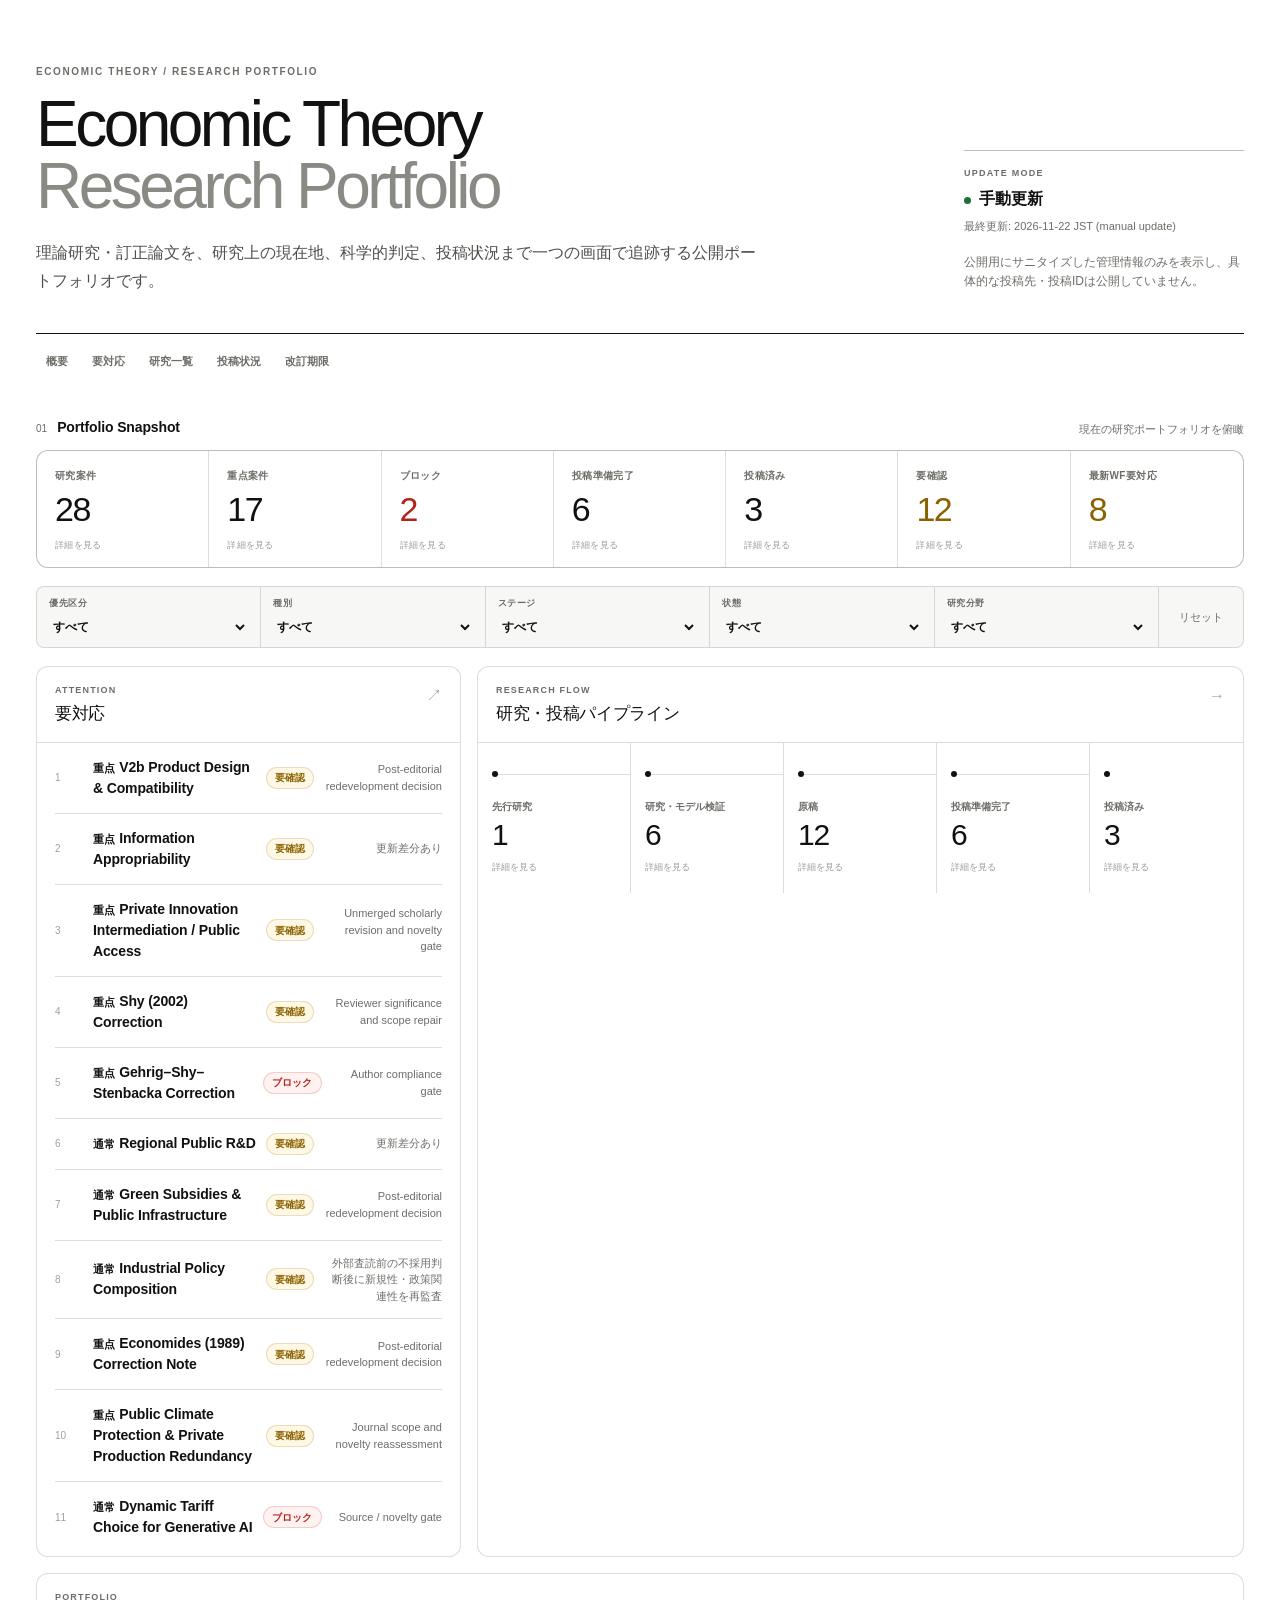
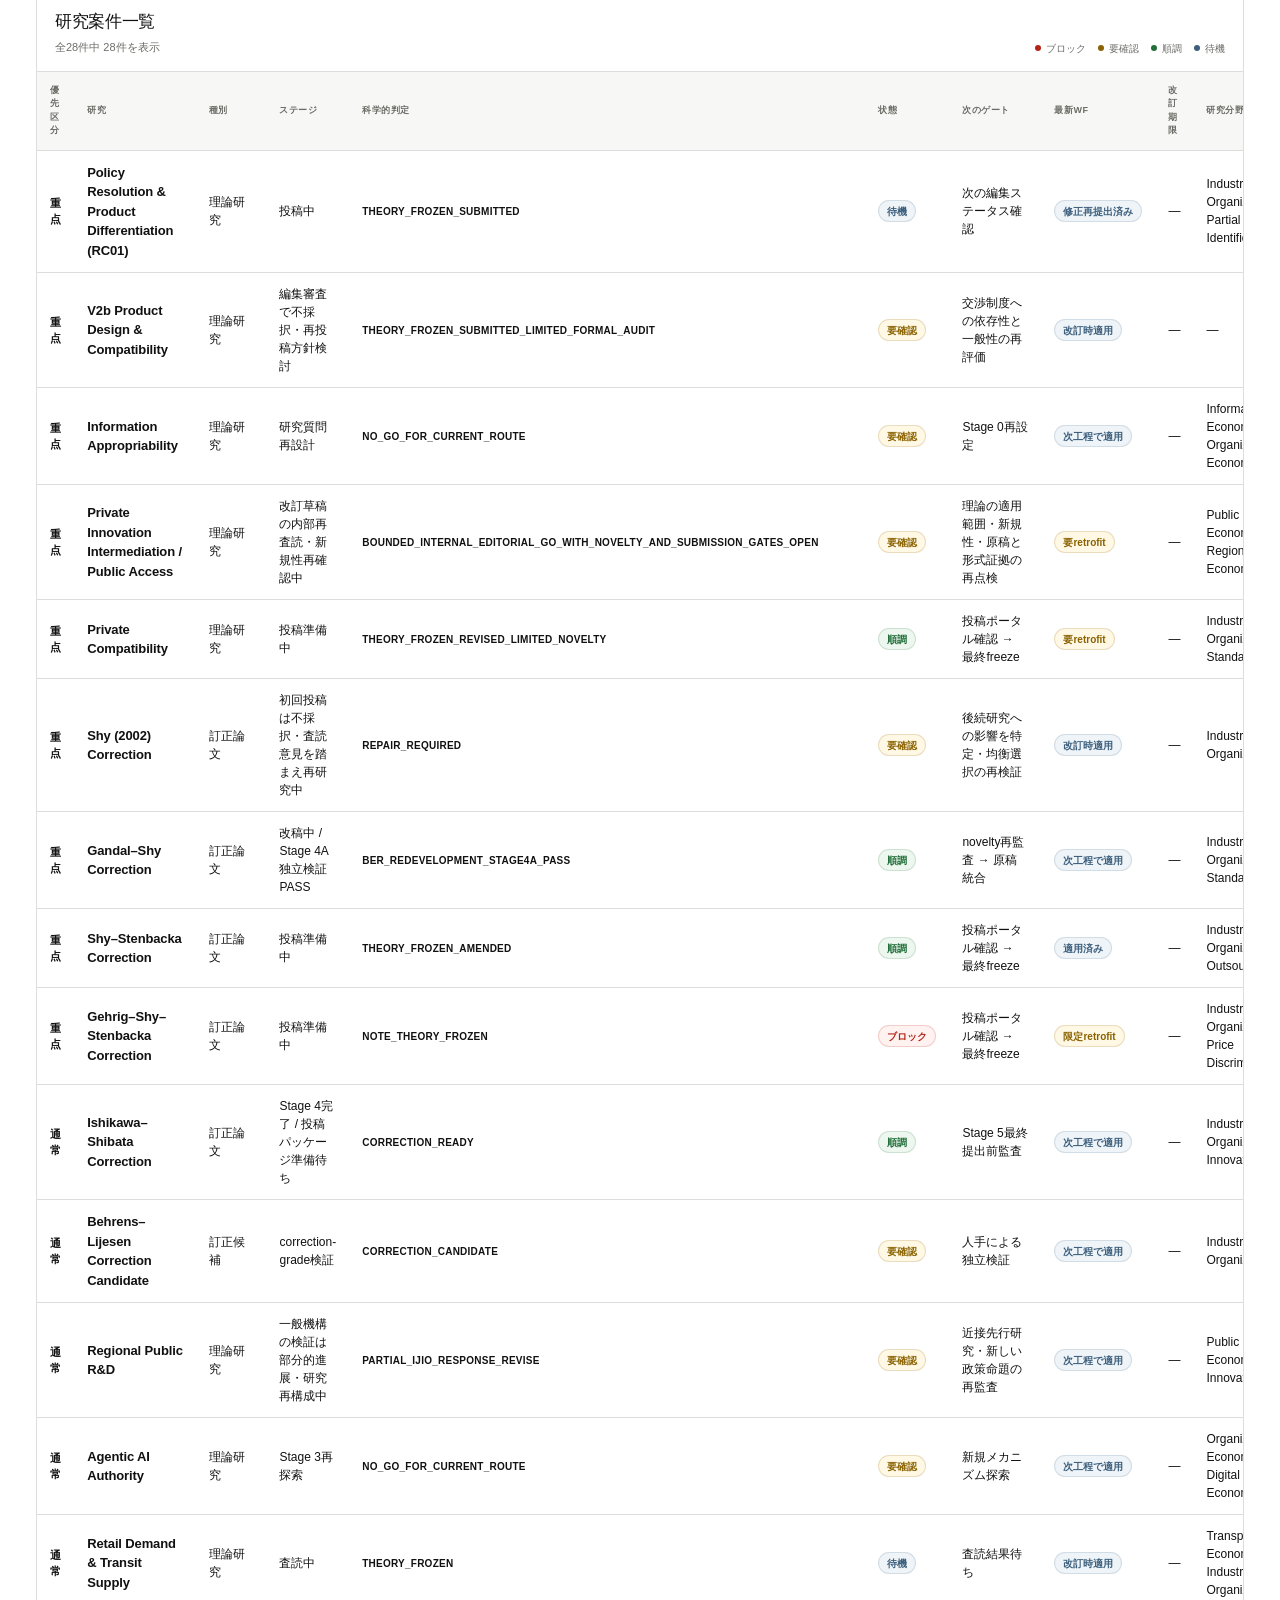
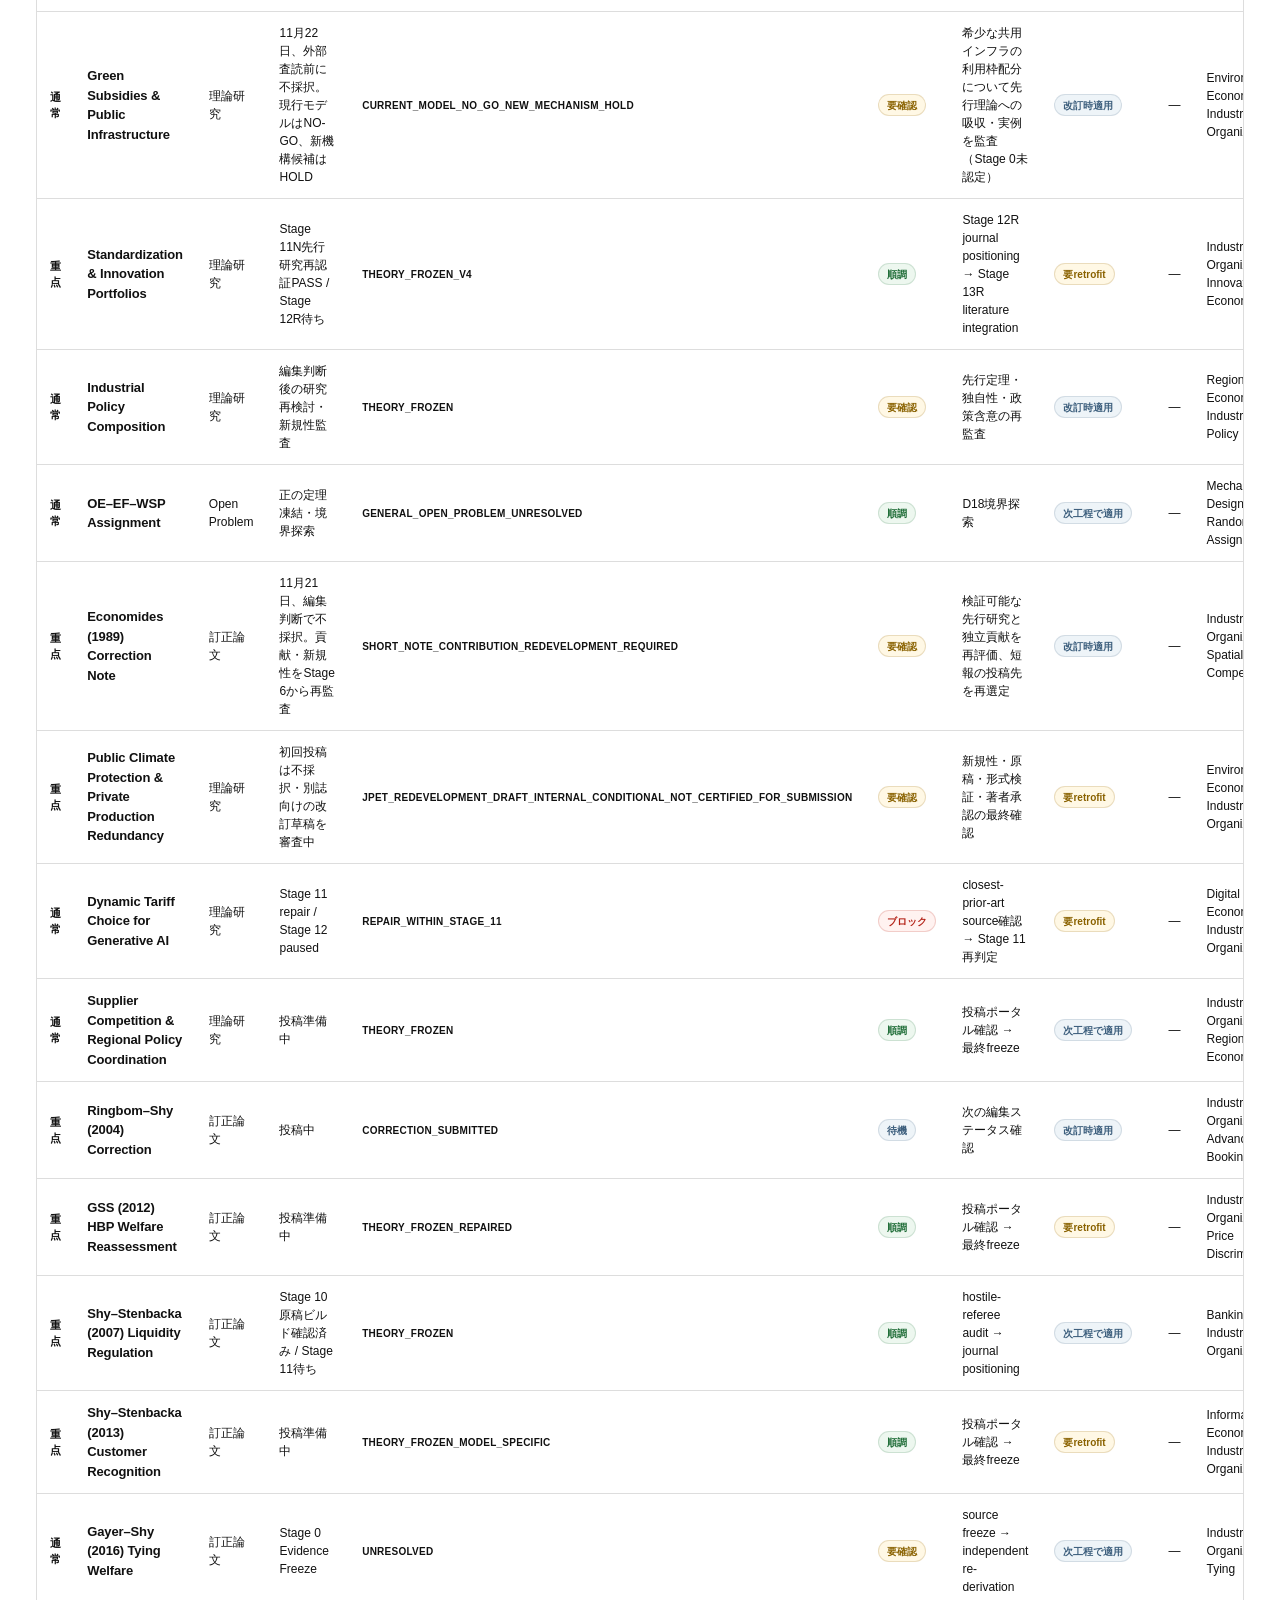
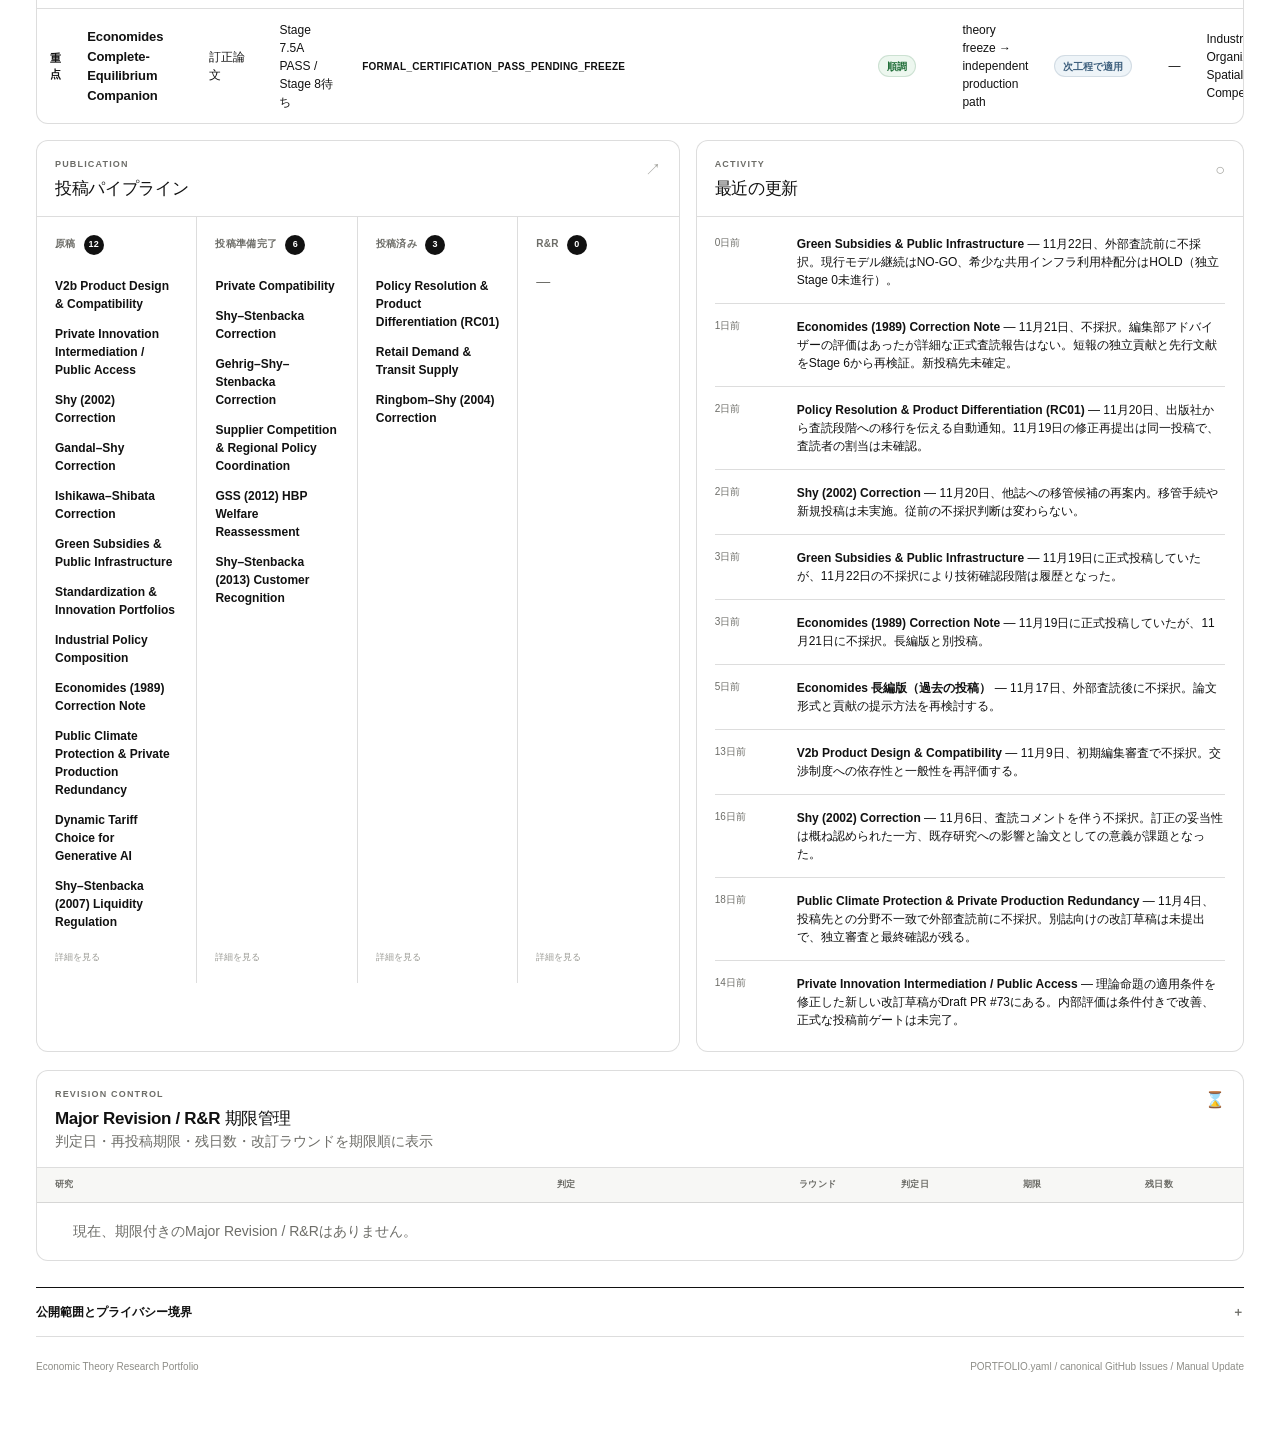
<file: index.html>
<!doctype html>
<html lang="ja">
<head>
  <meta charset="utf-8">
  <meta name="viewport" content="width=device-width, initial-scale=1">
  <meta name="color-scheme" content="light">
  <meta name="description" content="経済理論研究ポートフォリオの公開用・サニタイズ済み進捗ダッシュボード。">
  <title>Economic Theory Research Portfolio</title>
  <link rel="stylesheet" href="styles.css?v=20260925-workflow-audit">
  <style>
    a.kpi-button,a.attention-row,a.stage,a.publication-lane,a.project-detail-link{text-decoration:none;color:inherit}
    .stage-pipeline{grid-template-columns:repeat(5,1fr)}
    @media(max-width:1180px){.stage-pipeline{grid-template-columns:repeat(5,minmax(150px,1fr))}}
  </style>
</head>
<body>
  <main class="shell">
    <header class="topbar">
      <div class="topbar-copy">
        <p class="eyebrow">ECONOMIC THEORY / RESEARCH PORTFOLIO</p>
        <h1>Economic Theory<br><span>Research Portfolio</span></h1>
        <p class="subtitle">理論研究・訂正論文を、研究上の現在地、科学的判定、投稿状況まで一つの画面で追跡する公開ポートフォリオです。</p>
      </div>
      <aside class="topbar-meta">
        <div class="sync-block" aria-live="polite">
          <span class="sync-label">UPDATE MODE</span>
          <span id="sync-health" class="sync-health"><span class="dot"></span>手動更新</span>
          <span id="last-sync" class="last-sync">最終更新: —</span>
        </div>
        <p class="public-note">公開用にサニタイズした管理情報のみを表示し、具体的な投稿先・投稿IDは公開していません。</p>
      </aside>
    </header>

    <nav class="section-nav" aria-label="ページ内ナビゲーション">
      <a href="#overview">概要</a>
      <a href="#attention">要対応</a>
      <a href="#portfolio">研究一覧</a>
      <a href="#publication">投稿状況</a>
      <a href="#revisions">改訂期限</a>
    </nav>

    <section id="overview" class="snapshot-section">
      <div class="section-heading">
        <div><span class="section-index">01</span><h2>Portfolio Snapshot</h2></div>
        <p>現在の研究ポートフォリオを俯瞰</p>
      </div>
      <section id="kpis" class="kpis" aria-label="ポートフォリオ概要"></section>
    </section>

    <section class="filters" aria-label="ポートフォリオ絞り込み">
      <label>優先区分<select id="filter-priority"><option value="">すべて</option></select></label>
      <label>種別<select id="filter-type"><option value="">すべて</option></select></label>
      <label>ステージ<select id="filter-stage"><option value="">すべて</option></select></label>
      <label>状態<select id="filter-health"><option value="">すべて</option></select></label>
      <label>研究分野<select id="filter-field"><option value="">すべて</option></select></label>
      <button id="clear-filters" type="button">リセット</button>
    </section>

    <section id="attention" class="overview-grid">
      <article class="panel attention-panel">
        <div class="panel-title">
          <div><span class="panel-kicker">ATTENTION</span><h2>要対応</h2></div>
          <span class="panel-mark" aria-hidden="true">↗</span>
        </div>
        <div id="attention-list" class="attention-list"></div>
      </article>

      <article class="panel pipeline-panel">
        <div class="panel-title">
          <div><span class="panel-kicker">RESEARCH FLOW</span><h2>研究・投稿パイプライン</h2></div>
          <span class="panel-mark" aria-hidden="true">→</span>
        </div>
        <div id="stage-pipeline" class="stage-pipeline"></div>
      </article>
    </section>

    <section id="portfolio" class="panel portfolio-panel">
      <div class="panel-title table-title-row">
        <div>
          <span class="panel-kicker">PORTFOLIO</span>
          <h2>研究案件一覧</h2>
          <p id="result-count" class="muted"></p>
        </div>
        <span class="legend"><span class="legend-dot blocked"></span>ブロック <span class="legend-dot review"></span>要確認 <span class="legend-dot track"></span>順調 <span class="legend-dot waiting"></span>待機</span>
      </div>
      <div class="table-wrap">
        <table>
          <thead>
            <tr>
              <th>優先区分</th><th>研究</th><th>種別</th><th>ステージ</th><th>科学的判定</th><th>状態</th><th>次のゲート</th><th>最新WF</th><th>改訂期限</th><th>研究分野</th><th>更新</th>
            </tr>
          </thead>
          <tbody id="portfolio-body"></tbody>
        </table>
      </div>
    </section>

    <section id="publication" class="bottom-grid">
      <article class="panel publication-panel">
        <div class="panel-title">
          <div><span class="panel-kicker">PUBLICATION</span><h2>投稿パイプライン</h2></div>
          <span class="panel-mark" aria-hidden="true">↗</span>
        </div>
        <div id="publication-pipeline" class="publication-pipeline"></div>
      </article>
      <article class="panel recent-panel">
        <div class="panel-title">
          <div><span class="panel-kicker">ACTIVITY</span><h2>最近の更新</h2></div>
          <span class="panel-mark" aria-hidden="true">○</span>
        </div>
        <div id="recent-list" class="recent-list"></div>
      </article>
    </section>

    <section id="revisions" class="panel revision-panel">
      <div class="panel-title">
        <div>
          <span class="panel-kicker">REVISION CONTROL</span>
          <h2>Major Revision / R&amp;R 期限管理</h2>
          <p class="muted">判定日・再投稿期限・残日数・改訂ラウンドを期限順に表示</p>
        </div>
        <span class="panel-mark" aria-hidden="true">⌛</span>
      </div>
      <div class="revision-header" aria-hidden="true"><span>研究</span><span>判定</span><span>ラウンド</span><span>判定日</span><span>期限</span><span>残日数</span></div>
      <div id="revision-list" class="revision-list"></div>
    </section>

    <details class="methodology">
      <summary>公開範囲とプライバシー境界</summary>
      <div class="methodology-body">
        <p>このページでは研究管理に必要な公開用メタデータのみを表示しています。具体的な投稿先、投稿ID、投稿システム上の内部情報、数式導出、証明、未公開原稿、厳密な反例、詳細なブロッカー、認証情報、非公開の研究エビデンスは含みません。</p>
        <p>投稿先そのものは非公開のGitHub管理記録に保持し、公開ページでは研究分野と一般的な投稿ステータスのみを表示します。研究上の判定は、GitHub上のworkflow・履歴・検証記録を参照しながら節目ごとに評価し、その結果をGitHubへ記録する運用です。公開ページはその状態を必要なタイミングで手動更新しています。</p>
        <p>「最新WF」は2026年9月25日時点の最新論文作成ワークフローとの整合状況です。「要retrofit」「限定retrofit」は追加監査が必要であることを示す管理ラベルで、それ自体は数学的誤りや科学的欠陥を意味しません。提出済み論文は遡及的に書き換えず、正式な改訂時に最新ワークフローを適用します。</p>
      </div>
    </details>

    <footer>
      <span>Economic Theory Research Portfolio</span>
      <span>PORTFOLIO.yaml / canonical GitHub Issues / Manual Update</span>
    </footer>
  </main>
  <script src="dashboard.js?v=20260925-workflow-audit" defer></script>
</body>
</html>
</file>
<file: styles.css>
:root{
  --canvas:#ffffff;
  --surface:#f7f7f5;
  --surface-2:#f1f1ee;
  --ink:#111111;
  --muted:#6d6d68;
  --line:rgba(17,17,17,.14);
  --line-strong:rgba(17,17,17,.28);
  --good:#216e39;
  --good-bg:#edf7ef;
  --warn:#8a6200;
  --warn-bg:#fff8e5;
  --bad:#b42318;
  --bad-bg:#fff2f0;
  --wait:#3d5f7d;
  --wait-bg:#eef4f8;
  --radius:8px;
  --radius-lg:12px;
}

*{box-sizing:border-box}
html{scroll-behavior:smooth}
body{
  margin:0;
  background:var(--canvas);
  color:var(--ink);
  font:14px/1.5 -apple-system,BlinkMacSystemFont,"Segoe UI","Noto Sans JP",Helvetica,Arial,sans-serif;
  -webkit-font-smoothing:antialiased;
}
button,select{font:inherit}
a{color:inherit}

.shell{max-width:1540px;margin:0 auto;padding:0 36px 48px}

.topbar{
  display:grid;
  grid-template-columns:minmax(0,1.55fr) minmax(280px,.45fr);
  gap:64px;
  align-items:end;
  padding:64px 0 38px;
  border-bottom:1px solid var(--ink);
}
.topbar-copy{max-width:900px}
.eyebrow{
  margin:0 0 14px;
  color:var(--muted);
  font-size:10px;
  font-weight:700;
  letter-spacing:.16em;
  text-transform:uppercase;
}
h1{
  margin:0;
  font-size:clamp(38px,5vw,68px);
  line-height:.97;
  letter-spacing:-.055em;
  font-weight:500;
}
h1 span{color:#8a8a84;font-weight:400}
.subtitle{
  max-width:720px;
  margin:22px 0 0;
  color:#4e4e4a;
  font-size:16px;
  line-height:1.75;
}
.topbar-meta{display:flex;flex-direction:column;gap:18px;padding-bottom:3px}
.sync-block{
  display:grid;
  grid-template-columns:1fr;
  gap:7px;
  padding:16px 0 0;
  border-top:1px solid var(--line-strong);
}
.sync-label{font-size:9px;font-weight:700;letter-spacing:.14em;color:var(--muted)}
.sync-health{font-size:16px;font-weight:600;letter-spacing:-.01em}
.last-sync{font-size:11px;color:var(--muted);font-variant-numeric:tabular-nums}
.dot{display:inline-block;width:7px;height:7px;border-radius:50%;margin-right:8px;background:#999}
.sync-health.healthy .dot{background:var(--good)}
.sync-health.stale .dot{background:var(--warn)}
.sync-health.failed .dot{background:var(--bad)}
.public-note{margin:0;color:var(--muted);font-size:12px;line-height:1.65}

.section-nav{
  display:flex;
  gap:4px;
  padding:12px 0 28px;
  position:sticky;
  top:0;
  z-index:20;
  background:rgba(255,255,255,.94);
  backdrop-filter:blur(10px);
}
.section-nav a{
  text-decoration:none;
  color:var(--muted);
  font-size:11px;
  font-weight:600;
  padding:7px 10px;
  border-radius:5px;
  transition:background .15s ease,color .15s ease;
}
.section-nav a:hover,.section-nav a:focus-visible{background:var(--surface);color:var(--ink);outline:none}

.snapshot-section{margin:12px 0 18px;scroll-margin-top:56px}
.section-heading{
  display:flex;
  align-items:end;
  justify-content:space-between;
  gap:20px;
  margin-bottom:12px;
}
.section-heading>div{display:flex;align-items:baseline;gap:10px}
.section-heading h2{margin:0;font-size:14px;font-weight:600;letter-spacing:-.01em}
.section-heading p{margin:0;color:var(--muted);font-size:11px}
.section-index{font-size:10px;color:var(--muted);font-variant-numeric:tabular-nums}

.kpis{
  display:grid;
  grid-template-columns:repeat(7,1fr);
  gap:0;
  border:1px solid var(--line-strong);
  border-radius:var(--radius-lg);
  overflow:hidden;
  background:var(--canvas);
}
.kpi-button,.stage,.publication-lane,.attention-row{font:inherit;color:inherit;background:transparent}
.kpi{
  min-height:112px;
  padding:17px 18px 15px;
  border:0;
  border-right:1px solid var(--line);
  text-align:left;
}
.kpi:last-child{border-right:0}
.kpi-button{width:100%;cursor:pointer;transition:background .16s ease}
.kpi-button:hover,.kpi-button:focus-visible{background:var(--surface);outline:none}
.kpi-label{display:block;color:var(--muted);font-size:10px;font-weight:650;letter-spacing:.04em}
.kpi-value{display:block;margin-top:9px;font-size:34px;line-height:1;font-weight:500;letter-spacing:-.045em;font-variant-numeric:tabular-nums}
.kpi-hint{display:block;margin-top:13px;color:#9a9a94;font-size:9px;letter-spacing:.03em}
.kpi.blocked .kpi-value{color:var(--bad)}
.kpi.review .kpi-value{color:var(--warn)}

.filters{
  display:grid;
  grid-template-columns:repeat(5,minmax(120px,1fr)) auto;
  gap:0;
  margin:0 0 18px;
  border:1px solid var(--line);
  border-radius:var(--radius);
  overflow:hidden;
  background:var(--surface);
}
.filters label{
  display:flex;
  flex-direction:column;
  gap:4px;
  padding:10px 12px 8px;
  border-right:1px solid var(--line);
  color:var(--muted);
  font-size:9px;
  font-weight:700;
  letter-spacing:.06em;
}
.filters select{
  height:24px;
  border:0;
  background:transparent;
  color:var(--ink);
  padding:0;
  font-size:12px;
  outline:none;
}
.filters button{
  min-width:84px;
  border:0;
  background:transparent;
  color:var(--muted);
  cursor:pointer;
  padding:0 16px;
  font-size:11px;
}
.filters button:hover,.filters button:focus-visible{background:var(--ink);color:white;outline:none}

.panel{
  background:var(--canvas);
  border:1px solid var(--line);
  border-radius:var(--radius-lg);
  overflow:hidden;
}
.panel-title{
  display:flex;
  align-items:flex-start;
  justify-content:space-between;
  gap:16px;
  padding:17px 18px 15px;
  border-bottom:1px solid var(--line);
}
.panel-title h2{margin:1px 0 0;font-size:17px;font-weight:560;letter-spacing:-.02em}
.panel-kicker{display:block;margin-bottom:4px;color:var(--muted);font-size:9px;font-weight:700;letter-spacing:.13em}
.panel-mark{color:#a5a5a0;font-size:16px;font-weight:400}
.muted{color:var(--muted);margin:0}

.overview-grid{
  display:grid;
  grid-template-columns:minmax(410px,.82fr) minmax(660px,1.48fr);
  gap:16px;
  margin-bottom:16px;
  scroll-margin-top:56px;
}
.attention-list{padding:0 18px 4px}
.attention-row{
  width:100%;
  display:grid;
  grid-template-columns:28px minmax(160px,1fr) auto minmax(110px,.72fr);
  gap:10px;
  align-items:center;
  padding:14px 0;
  border:0;
  border-bottom:1px solid var(--line);
  text-align:left;
  cursor:pointer;
}
.attention-row:last-child{border-bottom:0}
.attention-row:hover,.attention-row:focus-visible{background:var(--surface);outline:none;margin:0 -10px;padding-left:10px;padding-right:10px;width:calc(100% + 20px)}
.attention-row>span:first-child{color:#a0a09a;font-size:10px;font-variant-numeric:tabular-nums}
.priority{font-weight:700;font-size:11px;letter-spacing:.02em}
.project-link{font-weight:600;letter-spacing:-.01em}
.attention-note{font-size:11px;text-align:right}

.badge{
  display:inline-flex;
  align-items:center;
  justify-content:center;
  min-height:22px;
  border-radius:999px;
  border:1px solid transparent;
  padding:2px 8px;
  font-size:10px;
  font-weight:650;
  white-space:nowrap;
}
.badge.blocked{color:var(--bad);background:var(--bad-bg);border-color:rgba(180,35,24,.18)}
.badge.review{color:var(--warn);background:var(--warn-bg);border-color:rgba(138,98,0,.18)}
.badge.track{color:var(--good);background:var(--good-bg);border-color:rgba(33,110,57,.16)}
.badge.waiting{color:var(--wait);background:var(--wait-bg);border-color:rgba(61,95,125,.16)}

.stage-pipeline{display:grid;grid-template-columns:repeat(6,1fr);min-height:150px}
.stage{
  position:relative;
  width:100%;
  min-height:150px;
  border:0;
  border-right:1px solid var(--line);
  cursor:pointer;
  padding:26px 14px 18px;
  display:flex;
  flex-direction:column;
  align-items:flex-start;
  justify-content:flex-end;
  text-align:left;
  transition:background .16s ease;
}
.stage:last-child{border-right:0}
.stage::before{content:"";position:absolute;left:14px;top:28px;width:6px;height:6px;border-radius:50%;background:var(--ink)}
.stage::after{content:"";position:absolute;left:20px;right:0;top:31px;height:1px;background:var(--line)}
.stage:last-child::after{display:none}
.stage:hover,.stage:focus-visible{background:var(--surface);outline:none}
.stage-label{color:var(--muted);font-size:10px;font-weight:650}
.stage-count{margin-top:6px;font-size:30px;line-height:1;font-weight:500;letter-spacing:-.04em}
.stage-hint{display:block;margin-top:11px;color:#9a9a94;font-size:9px}

.portfolio-panel{margin-bottom:16px;scroll-margin-top:56px}
.table-title-row{align-items:flex-end}
.table-title-row .muted{margin-top:5px;font-size:11px}
.legend{font-size:10px;color:var(--muted);display:flex;align-items:center;gap:5px;white-space:nowrap}
.legend-dot{width:6px;height:6px;border-radius:50%;display:inline-block;margin-left:7px}
.legend-dot.blocked{background:var(--bad)}
.legend-dot.review{background:var(--warn)}
.legend-dot.track{background:var(--good)}
.legend-dot.waiting{background:var(--wait)}
.table-wrap{overflow:auto}
table{border-collapse:collapse;width:100%;min-width:1260px}
th,td{padding:12px 13px;border-bottom:1px solid var(--line);text-align:left;vertical-align:middle}
th{
  background:var(--surface);
  color:var(--muted);
  font-size:9px;
  font-weight:700;
  letter-spacing:.055em;
  position:sticky;
  top:0;
  z-index:2;
}
td{font-size:12px}
tbody tr{transition:background .12s ease}
tbody tr:hover{background:#fafaf8}
tbody tr:last-child td{border-bottom:0}
.project-detail-link{
  border:0;
  background:transparent;
  padding:0;
  color:var(--ink);
  font:inherit;
  font-size:13px;
  font-weight:650;
  letter-spacing:-.01em;
  cursor:pointer;
  text-align:left;
}
.project-detail-link:hover,.project-detail-link:focus-visible{text-decoration:underline;text-underline-offset:3px;outline:none}
.verdict{font-size:10px;font-weight:700;letter-spacing:.025em}
.nowrap{white-space:nowrap}

.bottom-grid{
  display:grid;
  grid-template-columns:1.08fr .92fr;
  gap:16px;
  margin-bottom:18px;
  scroll-margin-top:56px;
}
.publication-pipeline{display:grid;grid-template-columns:repeat(4,1fr);min-height:168px}
.publication-lane{
  display:flex;
  flex-direction:column;
  align-items:flex-start;
  text-align:left;
  width:100%;
  min-height:168px;
  padding:18px;
  border:0;
  border-right:1px solid var(--line);
  cursor:pointer;
  transition:background .16s ease;
}
.publication-lane:last-child{border-right:0}
.publication-lane:hover,.publication-lane:focus-visible{background:var(--surface);outline:none}
.publication-heading{margin:0 0 16px;color:var(--muted);font-size:10px;font-weight:700;letter-spacing:.03em}
.lane-count{display:inline-flex;min-width:20px;height:20px;align-items:center;justify-content:center;margin-left:5px;border-radius:999px;background:var(--ink);color:white;font-size:9px}
.publication-item{padding:6px 0;font-weight:650;font-size:12px}
.publication-hint{display:block;margin-top:auto;padding-top:14px;color:#9a9a94;font-size:9px}
.recent-list{padding:4px 18px 8px}
.recent-item{display:grid;grid-template-columns:70px 1fr;gap:12px;padding:14px 0;border-bottom:1px solid var(--line);font-size:12px}
.recent-item:last-child{border-bottom:0}
.recent-time{color:var(--muted);font-size:10px;font-variant-numeric:tabular-nums}

.revision-panel{margin:0 0 18px;scroll-margin-top:56px}
.revision-header,.revision-row{
  display:grid;
  grid-template-columns:minmax(220px,1.7fr) minmax(120px,.8fr) 90px 110px 110px 80px;
  gap:12px;
  align-items:center;
}
.revision-header{
  padding:10px 18px;
  border-bottom:1px solid var(--line);
  background:var(--surface);
  color:var(--muted);
  font-size:9px;
  font-weight:700;
  letter-spacing:.05em;
}
.revision-list{padding:0 18px}
.revision-row{
  padding:14px 0;
  border-bottom:1px solid var(--line);
  text-decoration:none;
  font-size:12px;
}
.revision-row:last-child{border-bottom:0}
.revision-row:hover,.revision-row:focus-visible{background:var(--surface);outline:none;margin:0 -10px;padding-left:10px;padding-right:10px}
.revision-row.urgent strong{color:var(--bad)}
.revision-project{font-weight:650}
.revision-row strong{font-variant-numeric:tabular-nums}

.methodology{margin:26px 0 12px;border-top:1px solid var(--ink);border-bottom:1px solid var(--line)}
.methodology summary{cursor:pointer;font-size:12px;font-weight:600;padding:15px 0;list-style:none}
.methodology summary::-webkit-details-marker{display:none}
.methodology summary::after{content:"＋";float:right;color:var(--muted)}
.methodology[open] summary::after{content:"−"}
.methodology-body{padding:0 0 16px;max-width:1040px}
.methodology p{color:var(--muted);margin:0 0 8px;font-size:12px;line-height:1.7}
footer{display:flex;justify-content:space-between;gap:16px;color:#8d8d87;font-size:10px;padding:10px 0}
.empty{color:var(--muted);padding:18px}

.detail-dialog{
  width:min(1120px,calc(100vw - 36px));
  max-height:min(88vh,900px);
  padding:0;
  border:1px solid rgba(17,17,17,.18);
  border-radius:14px;
  background:var(--canvas);
  color:var(--ink);
  box-shadow:0 28px 90px rgba(0,0,0,.20);
}
.detail-dialog::backdrop{background:rgba(0,0,0,.32);backdrop-filter:blur(5px)}
.detail-dialog-shell{display:flex;flex-direction:column;max-height:88vh}
.detail-dialog-header{display:flex;justify-content:space-between;gap:20px;align-items:flex-start;padding:24px 26px 20px;border-bottom:1px solid var(--line)}
.detail-dialog-header h2{font-size:27px;font-weight:520;letter-spacing:-.035em;margin:0 0 6px}
.detail-close{width:36px;height:36px;border:1px solid var(--line);border-radius:50%;background:white;color:var(--ink);font-size:20px;line-height:1;cursor:pointer}
.detail-close:hover,.detail-close:focus-visible{background:var(--ink);color:white;outline:none}
.detail-content{padding:24px 26px 28px;overflow:auto}
.detail-table-wrap{overflow:auto;border:1px solid var(--line);border-radius:8px}
.detail-table{min-width:980px}
.detail-table th{position:static}
.detail-empty{padding:30px;color:var(--muted);text-align:center}
.project-detail-card{max-width:940px;margin:0 auto}
.project-detail-head{display:flex;justify-content:space-between;gap:16px;align-items:flex-start;margin-bottom:22px}
.project-detail-head h3{font-size:31px;font-weight:520;line-height:1.05;letter-spacing:-.04em;margin:5px 0 0}
.project-detail-card>section{
  margin:0 0 24px!important;
  padding:24px 0!important;
  border:0!important;
  border-top:1px solid var(--line)!important;
  border-bottom:1px solid var(--line)!important;
  border-radius:0!important;
  background:transparent!important;
}
.project-detail-card>section>p:nth-of-type(2){font-size:16px!important;line-height:1.9!important;max-width:820px}
.project-detail-card>section>div{gap:24px!important;margin-top:22px}
.project-detail-card>section strong{font-size:11px;letter-spacing:.01em}
.project-detail-card>section span{color:#3f3f3b}
.deep-dive{
  margin:8px 0 30px;
  border:1px solid var(--line-strong);
  border-radius:var(--radius-lg);
  overflow:hidden;
  background:var(--surface);
}
.deep-dive summary{
  list-style:none;
  cursor:pointer;
  display:flex;
  align-items:center;
  justify-content:space-between;
  gap:18px;
  padding:17px 19px;
  font-weight:650;
  transition:background .15s ease;
}
.deep-dive summary::-webkit-details-marker{display:none}
.deep-dive summary:hover,.deep-dive summary:focus-visible{background:var(--surface-2);outline:none}
.deep-dive summary span{font-size:13px;letter-spacing:-.01em}
.deep-dive summary small{color:var(--muted);font-size:10px;font-weight:500;text-align:right}
.deep-dive summary::after{
  content:"+";
  flex:0 0 auto;
  width:24px;
  height:24px;
  border:1px solid var(--line);
  border-radius:50%;
  display:grid;
  place-items:center;
  font-size:16px;
  font-weight:400;
}
.deep-dive[open] summary::after{content:"−"}
.deep-dive[open] summary{border-bottom:1px solid var(--line)}
.deep-dive-body{padding:2px 19px 8px;background:white}
.deep-dive-item{
  display:grid;
  grid-template-columns:34px minmax(0,1fr);
  gap:12px;
  padding:18px 0;
  border-bottom:1px solid var(--line);
}
.deep-dive-item:last-child{border-bottom:0}
.deep-dive-index{color:#a0a09a;font-size:10px;font-variant-numeric:tabular-nums;padding-top:3px}
.deep-dive-item h3{margin:0 0 6px;font-size:13px;font-weight:650;letter-spacing:-.01em}
.deep-dive-item p{margin:0;max-width:800px;color:#3f3f3b;font-size:14px;line-height:1.8}

.detail-grid{display:grid;grid-template-columns:repeat(2,minmax(0,1fr));gap:0;margin:0;border-top:1px solid var(--line);border-left:1px solid var(--line)}
.detail-grid>div{padding:14px 16px;border-right:1px solid var(--line);border-bottom:1px solid var(--line);background:white}
.detail-grid dt{color:var(--muted);font-size:9px;font-weight:700;letter-spacing:.05em}
.detail-grid dd{margin:5px 0 0;font-weight:600;font-size:12px}

@media(max-width:1180px){
  .shell{padding-left:24px;padding-right:24px}
  .topbar{grid-template-columns:1fr;gap:32px;padding-top:48px}
  .topbar-meta{display:grid;grid-template-columns:1fr 1fr;align-items:end}
  .overview-grid,.bottom-grid{grid-template-columns:1fr}
  .kpis{grid-template-columns:repeat(3,1fr)}
  .kpi:nth-child(3){border-right:0}
  .kpi:nth-child(-n+3){border-bottom:1px solid var(--line)}
  .filters{grid-template-columns:repeat(3,1fr)}
  .filters label:nth-child(3){border-right:0}
  .filters label:nth-child(-n+3){border-bottom:1px solid var(--line)}
  .stage-pipeline{overflow-x:auto;grid-template-columns:repeat(6,minmax(135px,1fr))}
}

@media(max-width:720px){
  .shell{padding:0 14px 28px}
  .topbar{padding:34px 0 24px}
  h1{font-size:42px}
  .subtitle{font-size:14px;margin-top:16px}
  .topbar-meta{grid-template-columns:1fr;gap:12px}
  .section-nav{padding-bottom:18px;overflow-x:auto;white-space:nowrap}
  .section-heading{align-items:flex-start;flex-direction:column;gap:4px}
  .kpis{grid-template-columns:1fr 1fr}
  .kpi{min-height:96px}
  .kpi:nth-child(2n){border-right:0}
  .kpi:nth-child(3){border-right:1px solid var(--line)}
  .kpi:nth-child(-n+4){border-bottom:1px solid var(--line)}
  .filters{grid-template-columns:1fr 1fr}
  .filters label{border-bottom:1px solid var(--line)}
  .filters label:nth-child(2n){border-right:0}
  .filters label:nth-child(3){border-right:1px solid var(--line)}
  .filters button{min-height:44px;grid-column:1/-1}
  .overview-grid{grid-template-columns:1fr}
  .attention-row{grid-template-columns:24px 1fr auto}
  .attention-row .attention-note{grid-column:2/-1;text-align:left}
  .legend{display:none}
  .panel-title{padding:15px}
  .publication-pipeline{grid-template-columns:1fr 1fr}
  .publication-lane{min-height:130px;border-bottom:1px solid var(--line)}
  .publication-lane:nth-child(2n){border-right:0}
  .publication-lane:nth-last-child(-n+2){border-bottom:0}
  .recent-item{grid-template-columns:58px 1fr}
  .revision-header{display:none}
  .revision-list{padding:0 14px}
  .revision-row{grid-template-columns:1fr auto;gap:5px 12px;padding:14px 0}
  .revision-row .revision-project{grid-column:1/-1;font-size:13px}
  .revision-row span:nth-child(3),.revision-row span:nth-child(4),.revision-row span:nth-child(5){font-size:10px;color:var(--muted)}
  footer{flex-direction:column}
  .detail-dialog{width:calc(100vw - 14px);max-height:92vh}
  .detail-dialog-shell{max-height:92vh}
  .detail-dialog-header{padding:18px}
  .detail-dialog-header h2{font-size:22px}
  .detail-content{padding:18px}
  .project-detail-head h3{font-size:25px}
  .detail-grid{grid-template-columns:1fr}
}
</file>
